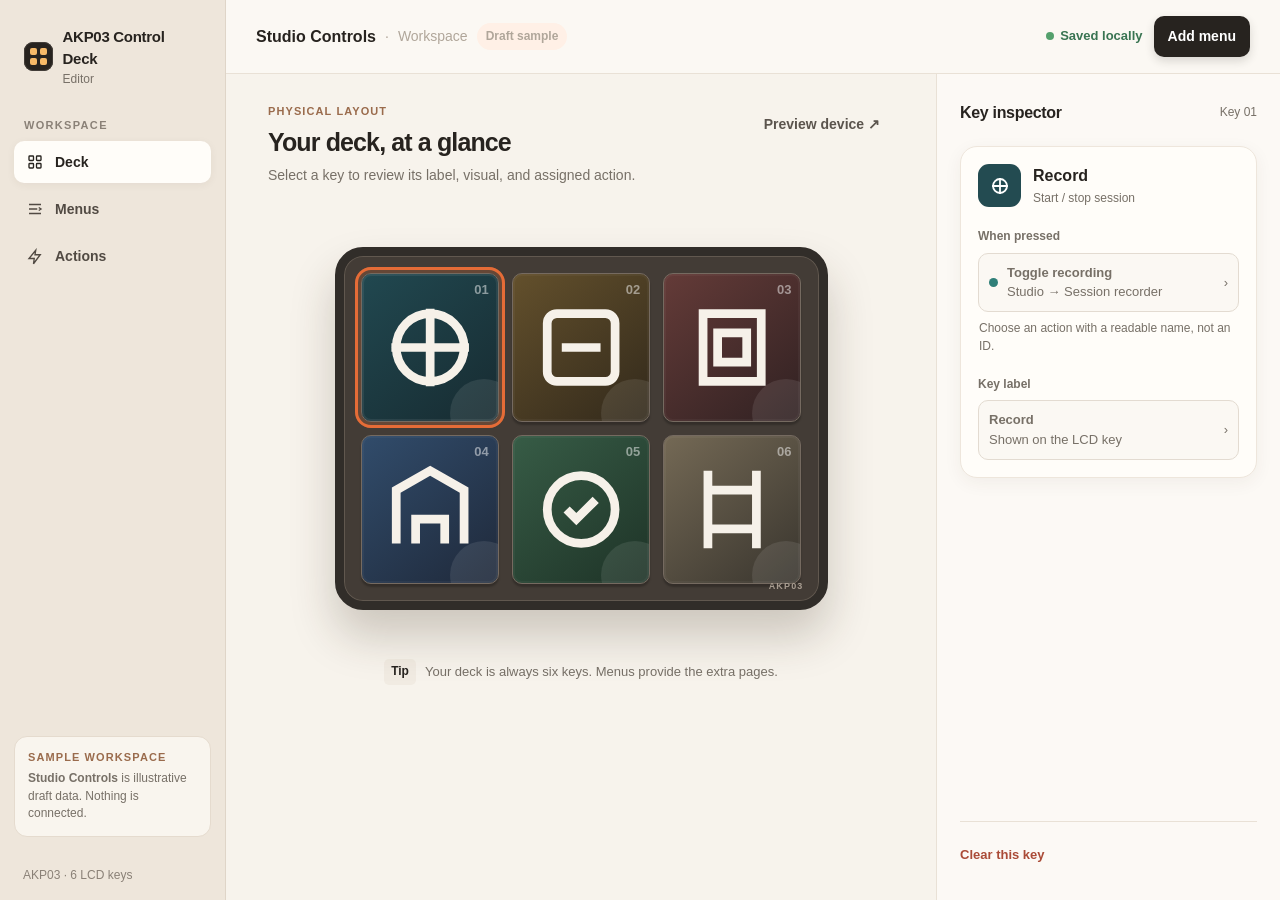
<file: design-prototype/index.html>
<!doctype html>
<html lang="en">
<head>
  <meta charset="utf-8">
  <meta name="viewport" content="width=device-width, initial-scale=1">
  <title>AKP03 Control Deck — Workspace prototype</title>
  <style>
    :root {
      --paper:#f7f3ec; --surface:#fffdf9; --ink:#27231f; --muted:#777067; --line:#e9e1d6;
      --soft:#f1ebe2; --orange:#e56c37; --orange-dark:#bd4f23; --amber:#f2b45c; --teal:#2f7f78;
      --green:#397452; --blue:#3579a5; --shadow:0 16px 40px rgba(76,55,34,.10); --radius:17px;
    }
    *{box-sizing:border-box} body{margin:0;background:var(--paper);color:var(--ink);font-family:Inter,-apple-system,BlinkMacSystemFont,"Segoe UI",sans-serif;font-size:14px;line-height:1.45;min-width:1080px}
    button{font:inherit;color:inherit;cursor:pointer} button:focus-visible,[tabindex]:focus-visible{outline:3px solid rgba(229,108,55,.48);outline-offset:3px}.app{height:100vh;display:grid;grid-template-columns:226px 1fr;overflow:hidden}
    .rail{background:#eee6db;border-right:1px solid #dfd5c8;padding:26px 14px 16px;display:flex;flex-direction:column;gap:30px}.brand{display:flex;align-items:center;gap:10px;padding:0 10px}.mark{width:29px;height:29px;border-radius:9px;background:var(--ink);display:grid;grid-template-columns:repeat(2,7px);grid-template-rows:repeat(2,7px);gap:3px;place-content:center;box-shadow:inset 0 0 0 1px #423d38}.mark i{display:block;border-radius:2px;background:#f6b967}.brand strong{font-size:15px;letter-spacing:-.02em}.brand small{display:block;color:var(--muted);font-size:12px;margin-top:1px}.nav-label{font-size:11px;font-weight:800;text-transform:uppercase;letter-spacing:.12em;color:#8a8177;padding:0 10px;margin-bottom:7px}.nav{display:grid;gap:5px}.nav button{border:0;background:transparent;text-align:left;border-radius:10px;padding:11px 12px;display:flex;gap:11px;align-items:center;font-weight:650;color:#514a43}.nav button.active{background:var(--surface);color:var(--ink);box-shadow:0 2px 8px rgba(61,44,26,.06)}.nav svg{width:18px;height:18px;stroke:currentColor;stroke-width:1.8;fill:none}.sample{margin-top:auto;background:rgba(255,253,249,.66);border:1px solid #e5dbce;border-radius:13px;padding:13px}.sample .eyebrow,.eyebrow{font-size:11px;text-transform:uppercase;font-weight:800;letter-spacing:.1em;color:#9a6b4c}.sample p{font-size:12px;color:var(--muted);margin:5px 0 0}.rail-footer{font-size:12px;color:#8a8177;padding:0 9px}
    .shell{min-width:0;display:flex;flex-direction:column}.topbar{height:74px;padding:0 30px;border-bottom:1px solid var(--line);display:flex;align-items:center;justify-content:space-between;background:rgba(255,253,249,.55)}.crumb{display:flex;align-items:center;gap:9px}.crumb strong{font-size:16px}.crumb span{color:#b0a69a}.draft{color:var(--orange-dark);background:#fff0e6;border-radius:999px;padding:5px 9px;font-size:12px;font-weight:750}.top-actions{display:flex;gap:11px;align-items:center}.status{color:var(--green);font-size:13px;font-weight:650;display:flex;align-items:center;gap:6px}.status i{display:block;width:8px;height:8px;background:#54a06c;border-radius:50%}.primary,.quiet{border:0;border-radius:10px;padding:10px 14px;font-weight:750;min-height:40px}.primary{background:var(--ink);color:#fff;box-shadow:0 4px 10px rgba(40,35,30,.16)}.primary:hover{background:#4c433c}.quiet{background:transparent;color:#5b544d}.quiet:hover{background:var(--soft)}
    main{height:calc(100vh - 74px);min-height:606px;min-height:0}.view{display:none;height:100%}.view.active{display:block}.workspace{display:grid;grid-template-columns:minmax(485px,1fr) 344px;height:100%}.stage{padding:30px 42px 25px;position:relative}.intro{display:flex;justify-content:space-between;align-items:flex-start}.intro h1{font-size:25px;letter-spacing:-.035em;margin:4px 0 5px}.intro p{color:var(--muted);margin:0;font-size:14px}.device-wrap{height:474px;display:flex;align-items:center;justify-content:center;padding-top:13px}.device{width:493px;height:363px;border:9px solid #312d29;border-radius:28px;background:#433c36;padding:17px;box-shadow:0 26px 45px rgba(55,39,23,.22),inset 0 0 0 1px #61584f;position:relative}.device:after{content:"AKP03";position:absolute;right:15px;bottom:8px;font-size:9px;letter-spacing:.13em;color:#a89d91;font-weight:700}.keys{height:100%;display:grid;grid-template-columns:repeat(3,1fr);grid-template-rows:repeat(2,1fr);gap:13px}.key{position:relative;border:1px solid #756a60;background:#1e2523;border-radius:10px;padding:10px;text-align:left;color:#f6f1e9;overflow:hidden;box-shadow:inset 0 0 0 2px rgba(255,255,255,.035),0 3px 2px rgba(0,0,0,.24);transition:transform .16s,box-shadow .16s}.key:hover{transform:translateY(-2px)}.key.selected{outline:3px solid var(--orange);outline-offset:3px;box-shadow:0 0 0 6px rgba(229,108,55,.22),inset 0 0 0 2px rgba(255,255,255,.07)}.key .keynum{position:absolute;right:9px;top:7px;font-size:11px;color:rgba(255,255,255,.49);font-weight:700}.key-icon{width:24px;height:24px;margin-bottom:9px}.key-icon svg{width:100%;height:100%;stroke:currentColor;stroke-width:1.8;fill:none}.key-title{font-size:14px;font-weight:780;line-height:1.1}.key-meta{font-size:13px;color:#c8cec7;margin-top:4px;line-height:1.15}.key.cyan{background:linear-gradient(140deg,#214850,#172b31)}.key.gold{background:linear-gradient(140deg,#63502c,#32291b)}.key.red{background:linear-gradient(140deg,#643b38,#302122)}.key.blue{background:linear-gradient(140deg,#314c6b,#1f293a)}.key.green{background:linear-gradient(140deg,#375c46,#1e3327)}.key.cream{background:linear-gradient(140deg,#746955,#39352e)}.key .accent{position:absolute;width:68px;height:68px;border-radius:50%;right:-20px;bottom:-26px;background:rgba(255,255,255,.09)}.hint{display:flex;align-items:center;gap:9px;justify-content:center;color:var(--muted);font-size:13px}.hint b{color:var(--ink);background:var(--soft);padding:4px 7px;border-radius:5px;font-size:12px}
    .inspector{border-left:1px solid var(--line);background:rgba(255,253,249,.7);padding:27px 23px;display:flex;flex-direction:column}.panel-title{display:flex;justify-content:space-between;align-items:center;margin-bottom:22px}.panel-title h2{margin:0;font-size:16px;letter-spacing:-.02em}.panel-title span{font-size:12px;color:var(--muted)}.selected-key{background:var(--surface);border-radius:var(--radius);padding:17px;box-shadow:0 5px 18px rgba(67,49,28,.06);border:1px solid #eee6dc}.selected-head{display:flex;align-items:center;gap:12px}.preview-icon{background:#234b51;color:#fff;width:43px;height:43px;border-radius:11px;display:grid;place-items:center}.preview-icon svg{width:24px;height:24px;stroke:currentColor;fill:none;stroke-width:1.8}.selected-head b{font-size:16px}.selected-head small{display:block;color:var(--muted);font-size:12px;margin-top:2px}.setting{margin-top:21px}.setting label{display:block;font-size:12px;color:var(--muted);font-weight:700;margin-bottom:7px}.action-box{width:100%;border:1px solid #e3dbd1;border-radius:10px;background:#fbf8f3;min-height:50px;padding:9px 10px;display:flex;align-items:center;gap:9px;text-align:left}.action-box:hover{border-color:#c9a486}.action-dot{width:9px;height:9px;border-radius:50%;background:var(--teal);flex:none}.action-box b{font-size:13px;display:block}.action-box span:not(.action-dot){font-size:11px;color:var(--muted);display:block;margin-top:1px}.chevron{margin-left:auto;color:#9b9186;font-size:18px}.helper{font-size:12px;color:var(--muted);margin:8px 1px}.bottom-inspector{margin-top:auto;padding-top:16px;border-top:1px solid var(--line)}.delete{color:#aa4b37;font-size:13px;font-weight:700;border:0;background:transparent;padding:8px 0}
    .menus{height:100%;display:grid;grid-template-columns:272px minmax(430px,1fr) 316px}.tree{border-right:1px solid var(--line);background:rgba(255,253,249,.63);padding:27px 17px}.tree h1{font-size:18px;margin:0 10px 3px;letter-spacing:-.025em}.tree p{font-size:12px;color:var(--muted);margin:0 10px 20px}.tree-list{display:grid;gap:5px}.tree-item{border:0;background:transparent;border-radius:10px;padding:11px 10px;display:flex;width:100%;align-items:center;gap:9px;text-align:left;color:#4c4640;font-weight:680}.tree-item:hover{background:var(--soft)}.tree-item.active{background:#fff2e8;color:var(--orange-dark)}.tree-item .tree-icon{width:21px;height:21px;border-radius:6px;background:#d4e5e0;color:#286f69;display:grid;place-items:center;font-size:12px}.tree-item.active .tree-icon{background:#f8c7a8;color:#9d431f}.tree-item small{display:block;font-weight:500;color:var(--muted);font-size:11px;margin-top:1px}.tree-child{margin-left:25px;border-left:1px solid #dcd2c5;padding-left:7px}.submark{color:#a7998b;font-size:15px}.new-menu{margin:18px 8px 0;width:calc(100% - 16px);border:1px dashed #cdbfac;background:transparent;border-radius:10px;color:#806f5d;padding:10px;font-weight:700}.canvas{padding:27px 31px}.canvas-head{display:flex;align-items:flex-start;justify-content:space-between}.canvas h1{font-size:23px;letter-spacing:-.035em;margin:3px 0 3px}.canvas p{margin:0;color:var(--muted);font-size:13px}.page-tabs{display:flex;gap:6px;margin:27px 0 16px}.page-tab{border:0;background:var(--soft);padding:8px 12px;border-radius:8px;font-weight:700;color:#6b635a}.page-tab.active{color:#fff;background:var(--ink)}.page-canvas{background:#fffdf9;border:1px solid #e9e1d7;border-radius:21px;padding:20px;box-shadow:var(--shadow)}.page-header{display:flex;justify-content:space-between;align-items:center;margin-bottom:15px}.page-header b{font-size:14px}.page-header span{font-size:12px;color:var(--muted)}.page-grid{display:grid;grid-template-columns:repeat(3,1fr);gap:13px}.page-tile{height:160px;border:1px solid #e5dbcf;border-radius:13px;background:#faf7f1;padding:14px;text-align:left;position:relative;transition:transform .15s,border-color .15s,background .15s}.page-tile:hover{transform:translateY(-2px);border-color:#c8a789}.page-tile.active{background:#fff0e7;border:2px solid var(--orange);padding:13px}.page-tile.reserved{background:#f1eee8;border-style:dashed;color:#777066}.tile-tag{font-size:10px;font-weight:800;text-transform:uppercase;letter-spacing:.09em;color:#a09284}.tile-icon{font-size:21px;margin:13px 0 6px}.tile-name{font-weight:780;font-size:14px}.tile-action{font-size:11px;color:var(--muted);margin-top:2px}.reserved .tile-name{margin-top:23px}.reserved .tile-action{color:#8b8279}.canvas-note{display:flex;align-items:center;gap:8px;color:#776e65;font-size:12px;margin:15px 3px}.canvas-note i{width:8px;height:8px;border-radius:50%;background:var(--orange);display:inline-block}.menu-inspector{border-left:1px solid var(--line);padding:27px 20px;background:rgba(255,253,249,.7)}.menu-inspector h2{font-size:16px;margin:0 0 4px}.menu-inspector>p{font-size:12px;color:var(--muted);margin:0 0 21px}.picker{background:var(--surface);border:1px solid #eee4d9;border-radius:15px;padding:14px;box-shadow:0 5px 17px rgba(67,49,28,.05)}.picker-label{display:flex;justify-content:space-between;align-items:center;margin-bottom:11px}.picker-label b{font-size:13px}.picker-label span{font-size:11px;color:var(--orange-dark);font-weight:750}.choice{width:100%;border:0;background:transparent;border-radius:9px;padding:10px;text-align:left;display:flex;gap:10px;align-items:center}.choice:hover,.choice.selected{background:#f7eee5}.choice .mini{width:27px;height:27px;background:#e5f0ed;border-radius:7px;display:grid;place-items:center;color:#286f69}.choice b{display:block;font-size:13px}.choice small{font-size:11px;color:var(--muted);display:block}.tips{margin-top:18px;background:#fff4e9;border-radius:12px;padding:13px;font-size:12px;color:#725846}.tips b{display:block;font-size:12px;margin-bottom:3px}.empty-view{padding:70px;display:grid;place-items:center;text-align:center}.empty-icon{width:64px;height:64px;border-radius:18px;background:#efe7dc;display:grid;place-items:center;font-size:30px;margin:auto}.empty-view h1{font-size:25px;letter-spacing:-.03em;margin:20px 0 7px}.empty-view p{color:var(--muted);max-width:380px;margin:0 auto 20px}
    /* The views intentionally use different layouts; only the selected view participates in the viewport. */
    /* Keep actionable labels legible at desktop distance. */
    .key .keynum,.key .key-meta,.action-box span:not(.action-dot),.tree-item small,.page-header span,.page-tile .tile-tag,.page-tile .tile-action,.choice small{font-size:13px}
    #deck-view.active{display:grid} #menus-view.active{display:grid} #deck-view:not(.active),#menus-view:not(.active){display:none}
    @media (max-width:1150px){.workspace{grid-template-columns:minmax(485px,1fr) 310px}.stage{padding-left:28px;padding-right:28px}.device{transform:scale(.9)}.device-wrap{margin:-12px}.menus{grid-template-columns:245px minmax(410px,1fr) 290px}}
  </style>
</head>
<body>
  <div class="app">
    <aside class="rail" aria-label="Primary navigation">
      <div class="brand"><span class="mark" aria-hidden="true"><i></i><i></i><i></i><i></i></span><div><strong>AKP03 Control Deck</strong><small>Editor</small></div></div>
      <div><div class="nav-label">Workspace</div><nav class="nav"><button class="nav-btn active" data-view="deck" aria-current="page"><svg viewBox="0 0 24 24"><rect x="4" y="4" width="6" height="6" rx="1"/><rect x="14" y="4" width="6" height="6" rx="1"/><rect x="4" y="14" width="6" height="6" rx="1"/><rect x="14" y="14" width="6" height="6" rx="1"/></svg>Deck</button><button class="nav-btn" data-view="menus"><svg viewBox="0 0 24 24"><path d="M4 6h16M4 12h11M4 18h16"/><path d="m17 10 3 2-3 2"/></svg>Menus</button><button class="nav-btn" data-view="actions"><svg viewBox="0 0 24 24"><path d="M13 3 4 14h7l-1 7 9-12h-7z"/></svg>Actions</button></nav></div>
      <div class="sample"><div class="eyebrow">Sample workspace</div><p><b>Studio Controls</b> is illustrative draft data. Nothing is connected.</p></div><div class="rail-footer">AKP03 · 6 LCD keys</div>
    </aside>
    <section class="shell">
      <header class="topbar"><div class="crumb"><strong id="crumb">Studio Controls</strong><span>·</span><span>Workspace</span><span class="draft">Draft sample</span></div><div class="top-actions"><span class="status"><i></i>Saved locally</span><button class="primary" id="addButton">Add menu</button></div></header>
      <main>
        <section class="view workspace active" id="deck-view" aria-labelledby="deck-heading">
          <div class="stage"><div class="intro"><div><div class="eyebrow">Physical layout</div><h1 id="deck-heading">Your deck, at a glance</h1><p>Select a key to review its label, visual, and assigned action.</p></div><button class="quiet" id="previewButton">Preview device ↗</button></div>
            <div class="device-wrap"><div class="device" aria-label="Six-key AKP03 deck">
              <div class="keys">
                <button class="key cyan selected" data-key="1" aria-pressed="true"><span class="keynum">01</span><span class="key-icon"><svg viewBox="0 0 24 24"><path d="M4 12h16M12 4v16"/><circle cx="12" cy="12" r="7"/></svg></span><span class="key-title">Record</span><span class="key-meta">Start / stop session</span><i class="accent"></i></button>
                <button class="key gold" data-key="2" aria-pressed="false"><span class="keynum">02</span><span class="key-icon"><svg viewBox="0 0 24 24"><rect x="5" y="5" width="14" height="14" rx="2"/><path d="M8 12h8"/></svg></span><span class="key-title">Marker</span><span class="key-meta">Add time marker</span><i class="accent"></i></button>
                <button class="key red" data-key="3" aria-pressed="false"><span class="keynum">03</span><span class="key-icon"><svg viewBox="0 0 24 24"><path d="M6 5h12v14H6z"/><path d="M9 9h6v6H9z"/></svg></span><span class="key-title">Mute</span><span class="key-meta">Toggle studio mic</span><i class="accent"></i></button>
                <button class="key blue" data-key="4" aria-pressed="false"><span class="keynum">04</span><span class="key-icon"><svg viewBox="0 0 24 24"><path d="M5 19V8l7-4 7 4v11"/><path d="M9 19v-5h6v5"/></svg></span><span class="key-title">Scenes</span><span class="key-meta">Open menu</span><i class="accent"></i></button>
                <button class="key green" data-key="5" aria-pressed="false"><span class="keynum">05</span><span class="key-icon"><svg viewBox="0 0 24 24"><circle cx="12" cy="12" r="7"/><path d="m9 12 2 2 4-4"/></svg></span><span class="key-title">Done</span><span class="key-meta">Complete take</span><i class="accent"></i></button>
                <button class="key cream" data-key="6" aria-pressed="false"><span class="keynum">06</span><span class="key-icon"><svg viewBox="0 0 24 24"><path d="M7 4v16M17 4v16M7 8h10M7 16h10"/></svg></span><span class="key-title">Utilities</span><span class="key-meta">Open menu</span><i class="accent"></i></button>
              </div></div></div><div class="hint"><b>Tip</b> Your deck is always six keys. Menus provide the extra pages.</div>
          </div>
          <aside class="inspector" aria-labelledby="inspect-heading"><div class="panel-title"><h2 id="inspect-heading">Key inspector</h2><span id="keyPosition">Key 01</span></div><div class="selected-key"><div class="selected-head"><span class="preview-icon" id="inspectIcon"><svg viewBox="0 0 24 24"><path d="M4 12h16M12 4v16"/><circle cx="12" cy="12" r="7"/></svg></span><div><b id="inspectTitle">Record</b><small id="inspectCaption">Start / stop session</small></div></div><div class="setting"><label>When pressed</label><button class="action-box" id="deckAction"><span class="action-dot"></span><span><b id="inspectAction">Toggle recording</b><span id="inspectDetail">Studio → Session recorder</span></span><span class="chevron">›</span></button><p class="helper">Choose an action with a readable name, not an ID.</p></div><div class="setting"><label>Key label</label><button class="action-box"><span><b id="inspectLabel">Record</b><span>Shown on the LCD key</span></span><span class="chevron">›</span></button></div></div><div class="bottom-inspector"><button class="delete">Clear this key</button></div></aside>
        </section>
        <section class="view menus" id="menus-view" aria-labelledby="menus-heading">
          <aside class="tree"><h1 id="menus-heading">Menu tree</h1><p>Build pages people can navigate at a glance.</p><div class="tree-list"><button class="tree-item active" data-page="Studio Home"><span class="tree-icon">⌂</span><span>Studio Home<small>Page 1 · active</small></span></button><div class="tree-child"><button class="tree-item" data-page="Scenes"><span class="submark">↳</span><span>Scenes<small>Submenu</small></span></button></div><button class="tree-item" data-page="Utilities"><span class="tree-icon">✦</span><span>Utilities<small>Page 1</small></span></button></div><button class="new-menu" id="newMenu">＋ New menu</button></aside>
          <section class="canvas"><div class="canvas-head"><div><div class="eyebrow">Page builder · Draft sample</div><h1 id="pageName">Studio Home</h1><p>Six positions on every page. Back and Home stay predictable.</p></div><button class="quiet" id="renamePage">Rename page</button></div><div class="page-tabs"><button class="page-tab active" data-tab="Page 1">Page 1</button><button class="page-tab" data-tab="Page 2">Page 2</button><button class="page-tab" id="newPage">＋ Page</button></div><div class="page-canvas"><div class="page-header"><b id="pageHeading">Studio Home · Page 1</b><span>6 LCD positions</span></div><div class="page-grid"><button class="page-tile active content-tile" data-action="Toggle recording"><span class="tile-tag">Key 01</span><div class="tile-icon">⏺</div><div class="tile-name">Record</div><div class="tile-action">Toggle recording</div></button><button class="page-tile content-tile" data-action="Add time marker"><span class="tile-tag">Key 02</span><div class="tile-icon">◆</div><div class="tile-name">Marker</div><div class="tile-action">Add time marker</div></button><button class="page-tile content-tile" data-action="Toggle studio mic"><span class="tile-tag">Key 03</span><div class="tile-icon">◼</div><div class="tile-name">Mute</div><div class="tile-action">Toggle studio mic</div></button><button class="page-tile content-tile" data-action="Open Scenes submenu"><span class="tile-tag">Key 04 · menu</span><div class="tile-icon">⌂</div><div class="tile-name">Scenes</div><div class="tile-action">Open Scenes submenu</div></button><button class="page-tile reserved"><span class="tile-tag">Reserved navigation</span><div class="tile-name">← Back</div><div class="tile-action">Returns one level</div></button><button class="page-tile reserved"><span class="tile-tag">Reserved navigation</span><div class="tile-name">⌂ Home</div><div class="tile-action">Returns to Studio Home</div></button></div></div><div class="canvas-note"><i></i>Click any content tile to choose what it does. Reserved navigation keys remain clear.</div></section>
          <aside class="menu-inspector" aria-label="Page action picker"><h2>Selected content</h2><p id="selectedTile">Record · Key 01</p><div class="picker"><div class="picker-label"><b>Choose an action</b><span>Inline picker</span></div><button class="choice selected"><span class="mini">⏺</span><span><b id="pickerChoice">Toggle recording</b><small>Studio → Session recorder</small></span></button><button class="choice"><span class="mini">↗</span><span><b>Open a submenu</b><small>Navigate to Scenes</small></span></button><button class="choice"><span class="mini">⌘</span><span><b>Run a shortcut</b><small>Send a named key command</small></span></button></div><div class="tips"><b>Clear language wins.</b>People should see “Open Scenes”, not a configuration path or opaque identifier.</div></aside>
        </section>
        <section class="view empty-view" id="actions-view" aria-labelledby="actions-heading"><div><div class="empty-icon">✦</div><h1 id="actions-heading">Actions are reusable building blocks</h1><p>This sample keeps the focus on assigning understandable actions from a page or physical key—not editing raw configuration.</p><button class="primary" id="createAction">Create a sample action</button></div></section>
      </main>
    </section>
  </div>
  <script>
    const keyData={
      1:{title:'Record',caption:'Start / stop session',action:'Toggle recording',detail:'Studio → Session recorder',class:'cyan'},
      2:{title:'Marker',caption:'Add time marker',action:'Add time marker',detail:'Studio → Session recorder',class:'gold'},
      3:{title:'Mute',caption:'Toggle studio mic',action:'Toggle studio mic',detail:'Studio → Audio input',class:'red'},
      4:{title:'Scenes',caption:'Open menu',action:'Open Scenes submenu',detail:'Menu → Scenes',class:'blue'},
      5:{title:'Done',caption:'Complete take',action:'Complete take',detail:'Studio → Session recorder',class:'green'},
      6:{title:'Utilities',caption:'Open menu',action:'Open Utilities menu',detail:'Menu → Utilities',class:'cream'}
    };
    const icon='<svg viewBox="0 0 24 24"><circle cx="12" cy="12" r="7"/><path d="M12 8v4l3 2"/></svg>';
    document.querySelectorAll('.nav-btn').forEach(btn=>btn.addEventListener('click',()=>{document.querySelectorAll('.nav-btn').forEach(x=>{x.classList.remove('active');x.removeAttribute('aria-current')});btn.classList.add('active');btn.setAttribute('aria-current','page');document.querySelectorAll('.view').forEach(x=>x.classList.remove('active'));document.getElementById(btn.dataset.view+'-view').classList.add('active');document.getElementById('crumb').textContent=btn.textContent.trim()==='Deck'?'Studio Controls':btn.textContent.trim()}));
    document.querySelectorAll('.key').forEach(key=>key.addEventListener('click',()=>{const d=keyData[key.dataset.key];document.querySelectorAll('.key').forEach(x=>{x.classList.remove('selected');x.setAttribute('aria-pressed','false')});key.classList.add('selected');key.setAttribute('aria-pressed','true');document.getElementById('keyPosition').textContent='Key '+String(key.dataset.key).padStart(2,'0');document.getElementById('inspectTitle').textContent=d.title;document.getElementById('inspectCaption').textContent=d.caption;document.getElementById('inspectAction').textContent=d.action;document.getElementById('inspectDetail').textContent=d.detail;document.getElementById('inspectLabel').textContent=d.title;document.getElementById('inspectIcon').className='preview-icon '+d.class;document.getElementById('inspectIcon').innerHTML=icon}));
    document.querySelectorAll('.tree-item').forEach(item=>item.addEventListener('click',()=>{document.querySelectorAll('.tree-item').forEach(x=>x.classList.remove('active'));item.classList.add('active');document.getElementById('pageName').textContent=item.dataset.page;document.getElementById('pageHeading').textContent=item.dataset.page+' · Page 1'}));
    document.querySelectorAll('.page-tab[data-tab]').forEach(tab=>tab.addEventListener('click',()=>{document.querySelectorAll('.page-tab[data-tab]').forEach(x=>x.classList.remove('active'));tab.classList.add('active');document.getElementById('pageHeading').textContent=document.getElementById('pageName').textContent+' · '+tab.dataset.tab}));
    document.querySelectorAll('.content-tile').forEach(tile=>tile.addEventListener('click',()=>{document.querySelectorAll('.content-tile').forEach(x=>x.classList.remove('active'));tile.classList.add('active');document.getElementById('selectedTile').textContent=tile.querySelector('.tile-name').textContent+' · '+tile.querySelector('.tile-tag').textContent.replace(' · menu','');document.getElementById('pickerChoice').textContent=tile.dataset.action}));
    document.getElementById('newPage').addEventListener('click',()=>{document.getElementById('newPage').textContent='Page added ✓';setTimeout(()=>document.getElementById('newPage').textContent='＋ Page',1200)});
    document.getElementById('newMenu').addEventListener('click',()=>{document.getElementById('newMenu').textContent='Menu added to draft ✓';setTimeout(()=>document.getElementById('newMenu').textContent='＋ New menu',1200)});
    document.getElementById('addButton').addEventListener('click',()=>{document.querySelector('[data-view="menus"]').click();document.getElementById('newMenu').focus()});
    document.getElementById('createAction').addEventListener('click',e=>{e.target.textContent='Sample action created ✓';setTimeout(()=>e.target.textContent='Create a sample action',1400)});
    document.getElementById('previewButton').addEventListener('click',e=>{e.target.textContent='Preview ready ✓';setTimeout(()=>e.target.textContent='Preview device ↗',1200)});
    document.getElementById('deckAction').addEventListener('click',()=>document.querySelector('[data-view="actions"]').click());
  </script>
</body>
</html>
</file>
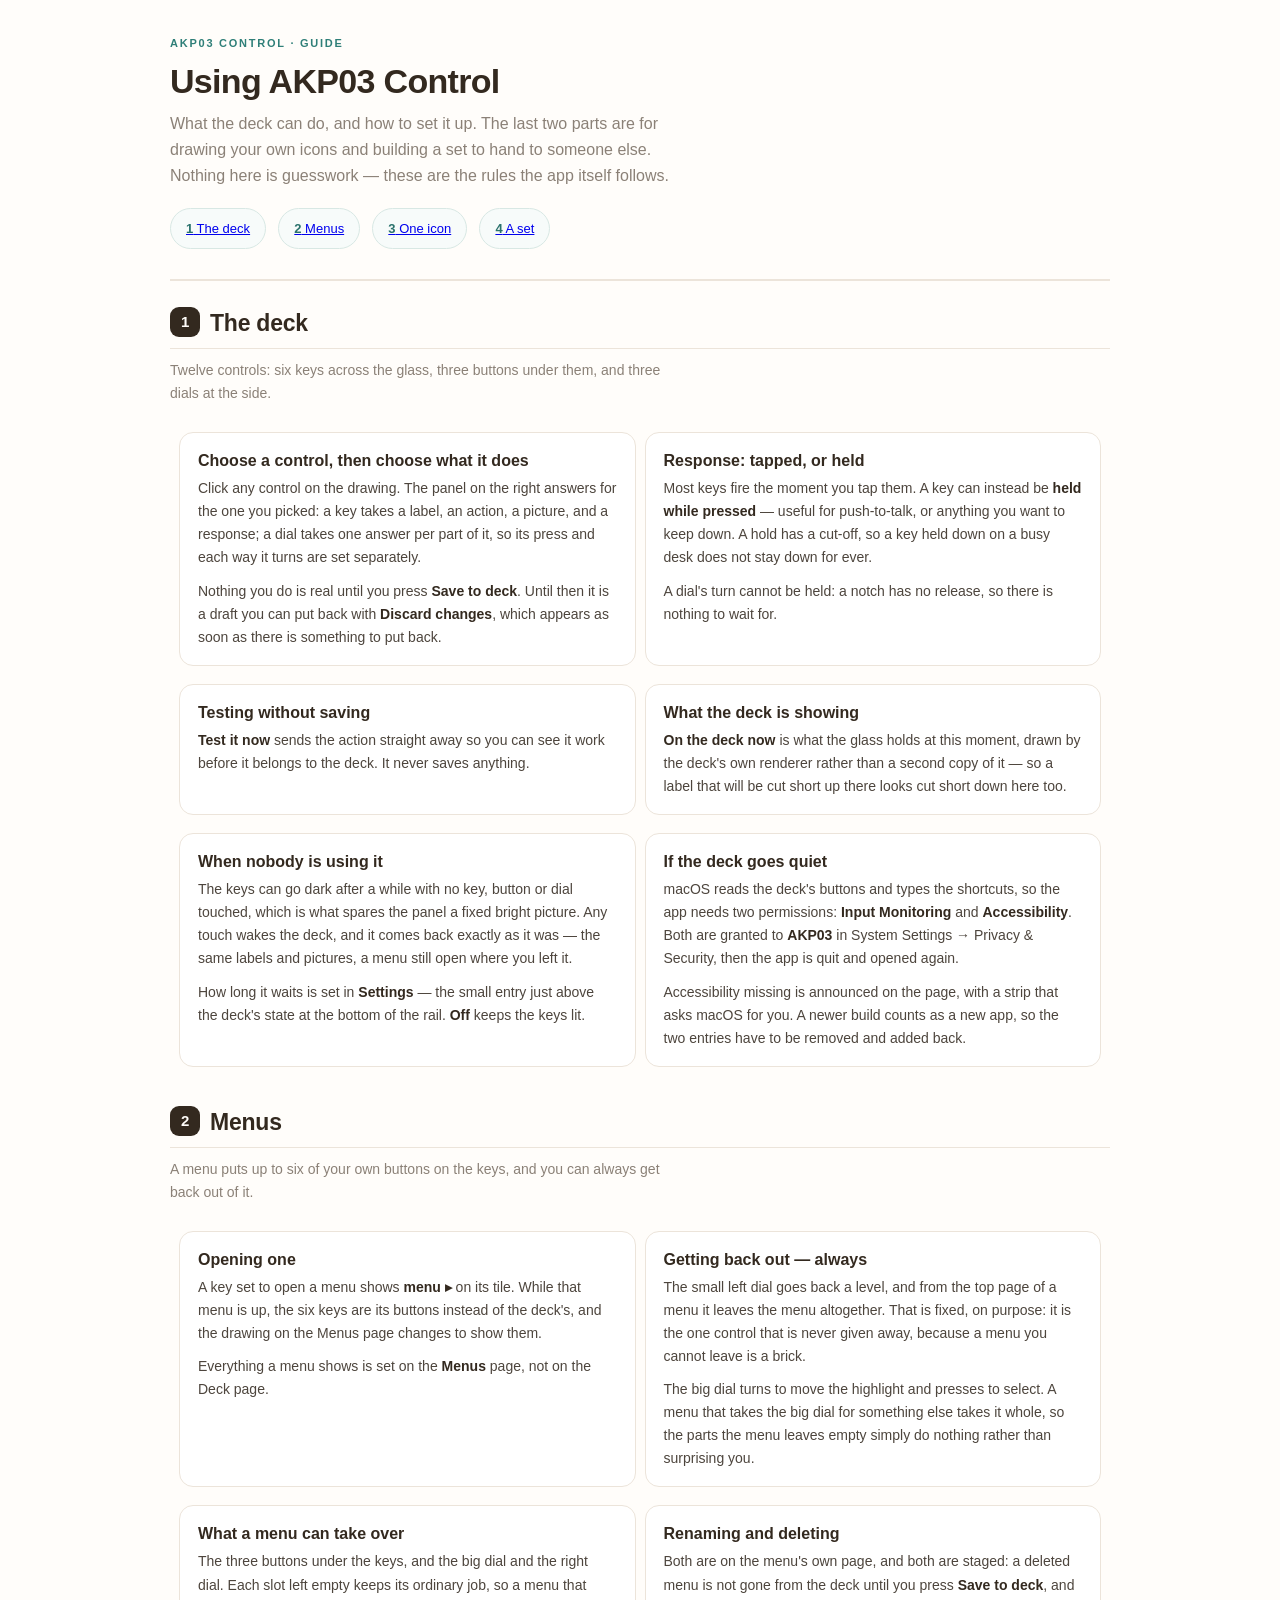
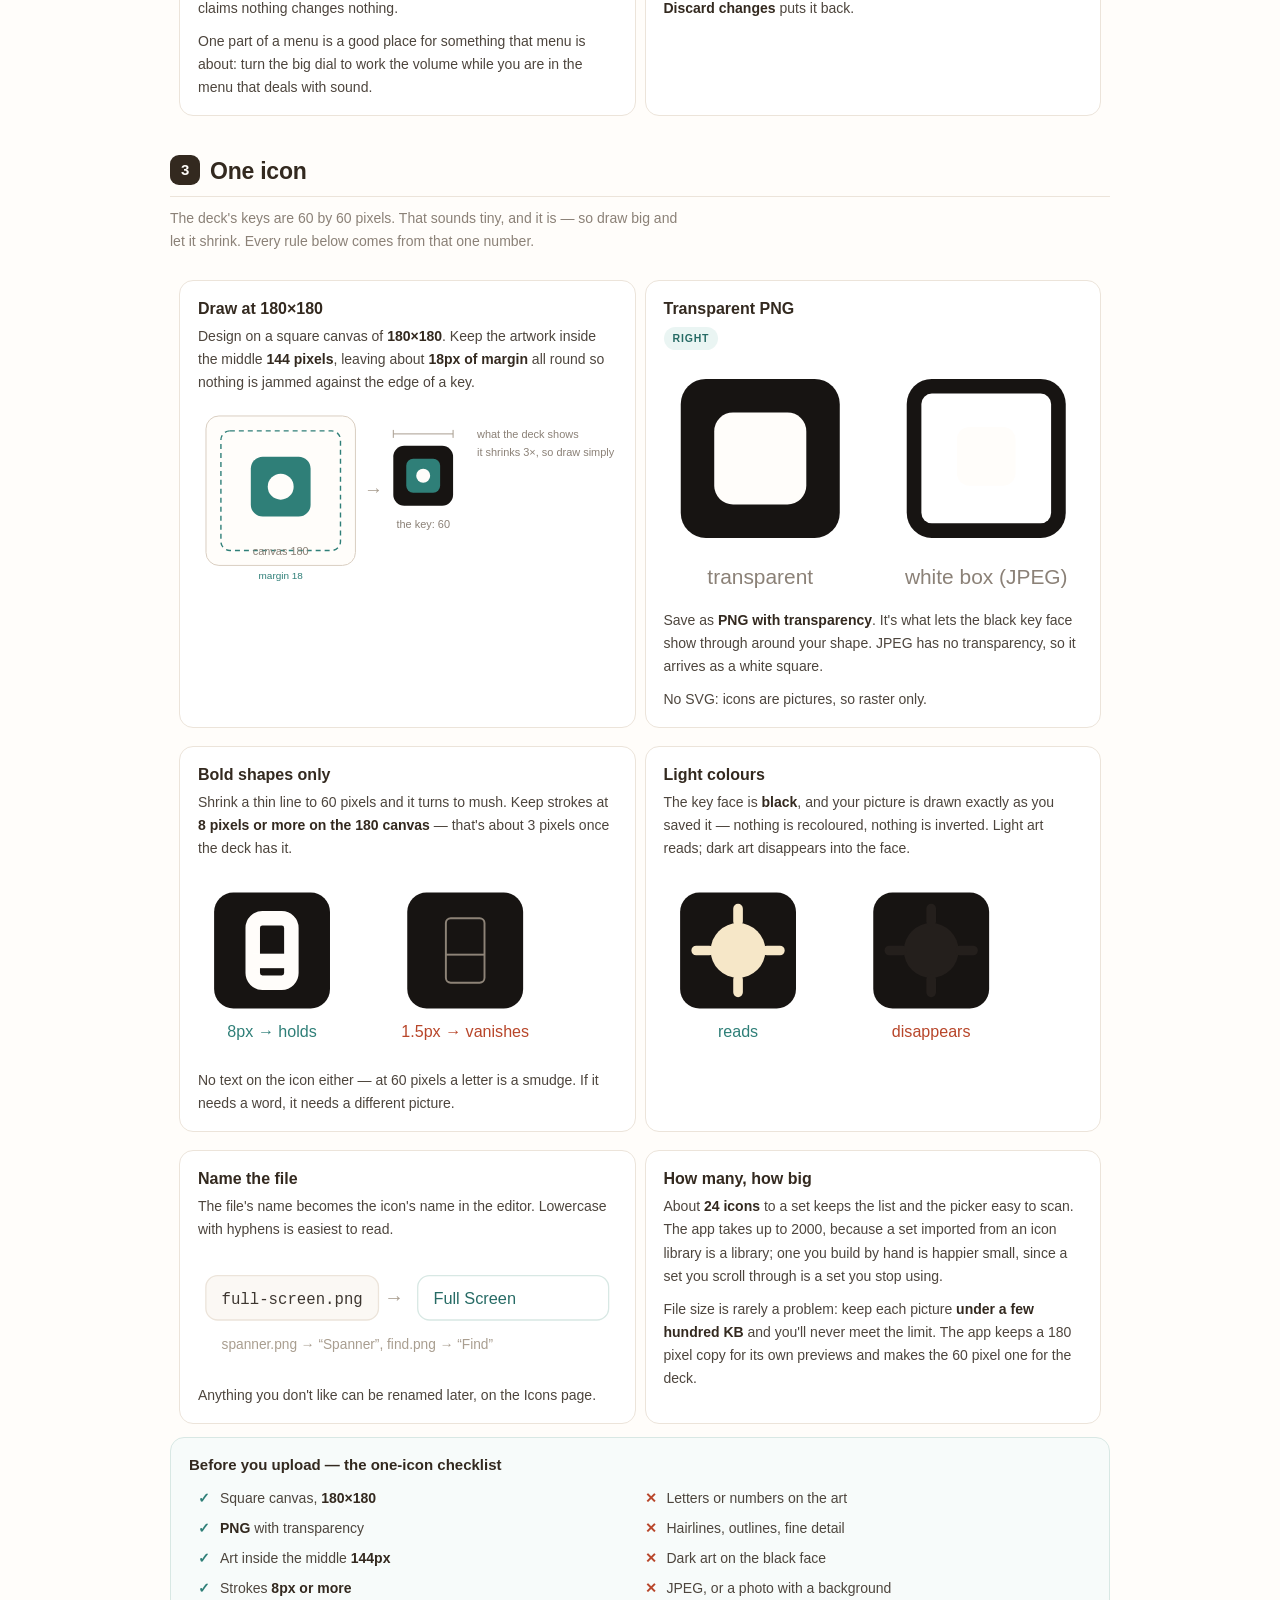
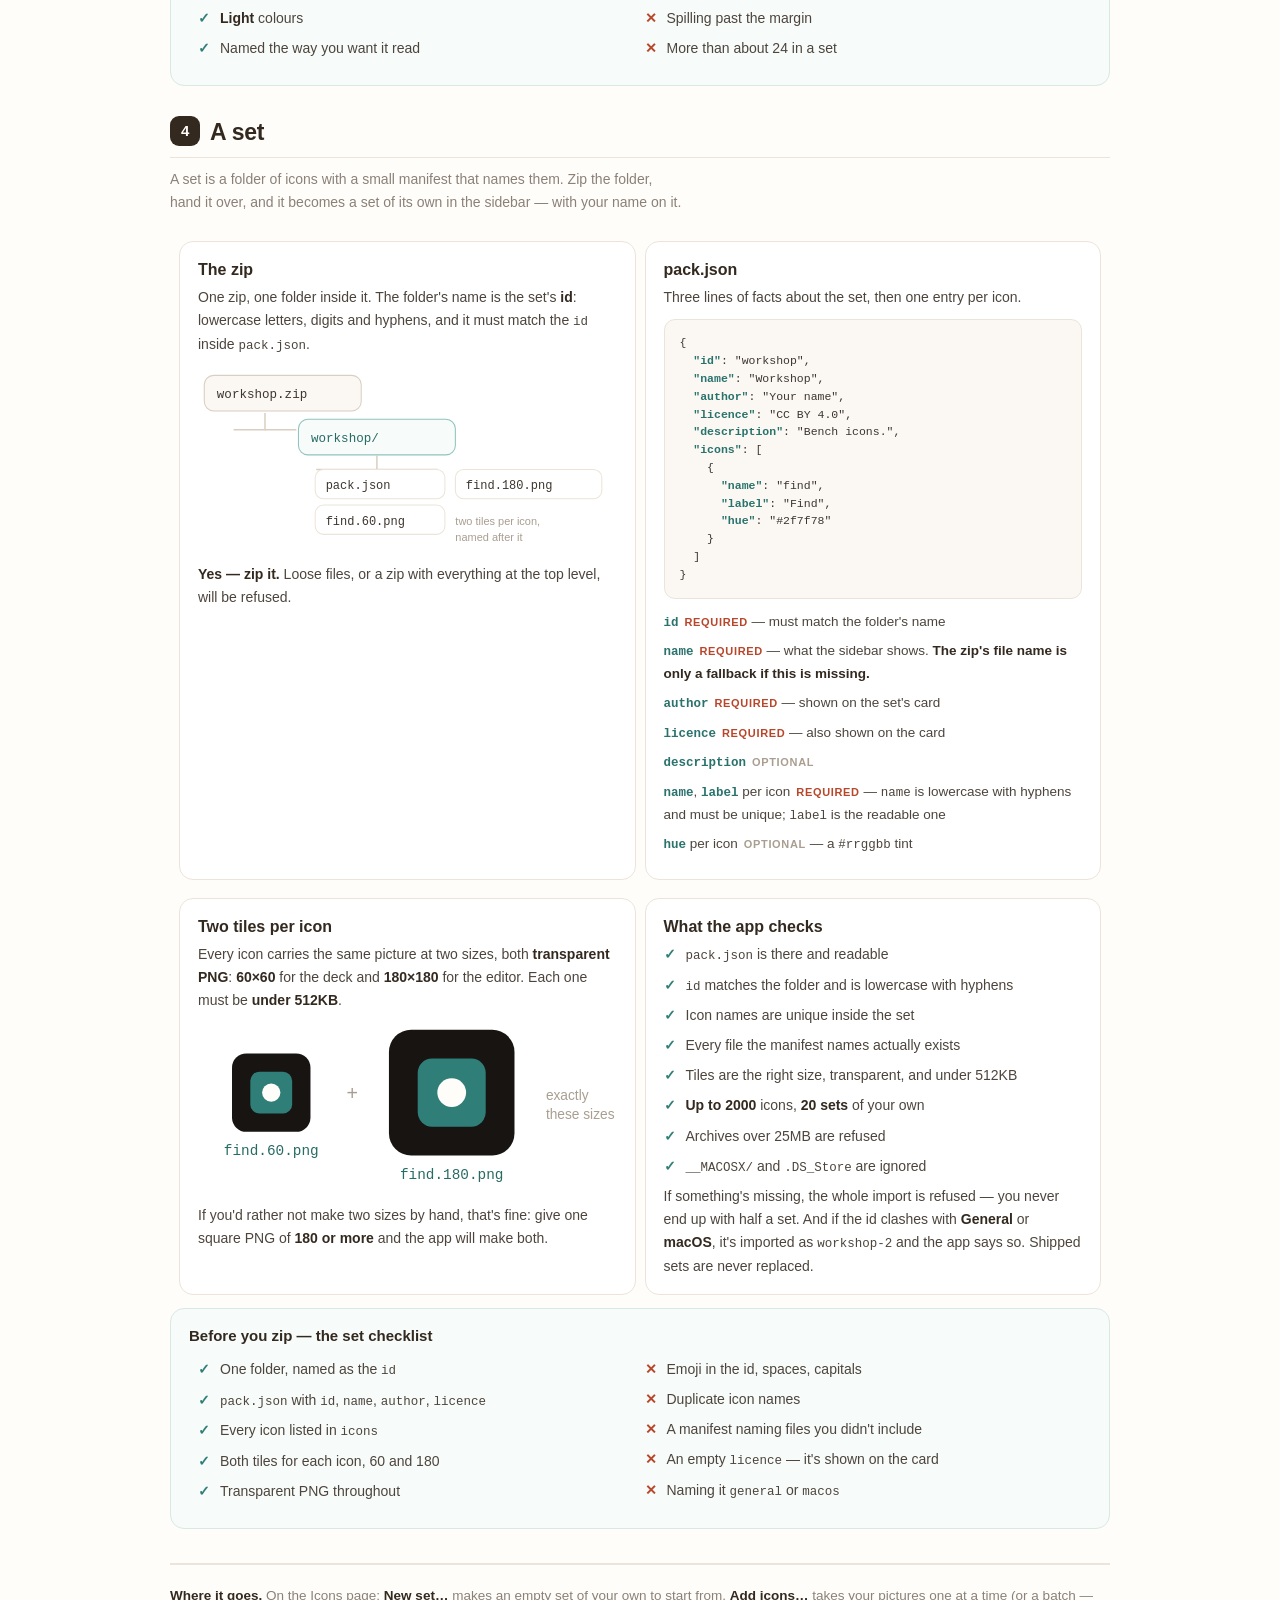
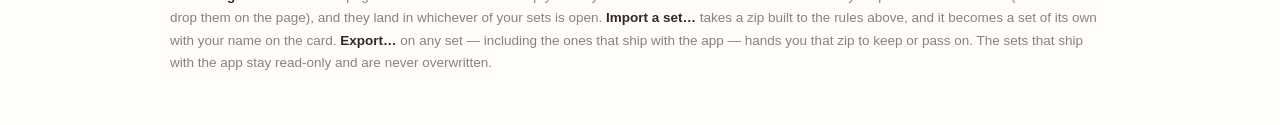
<file: akp03/webui_assets/guide.html>
<!doctype html>
<html lang="en">
<head>
<meta charset="utf-8">
<title>Using AKP03 Control</title>
<style>
  @page { size: A4; margin: 16mm 14mm; }

  :root {
    --ink: #33291f;
    --body: #4d453d;
    --muted: #8b8177;
    --faint: #a99e90;
    --line: #ece4da;
    --line-strong: #d9cec1;
    --page: #fffdfa;
    --card: #ffffff;
    --tint: #f7fbfa;
    --tint-warm: #fdf6f3;
    --teal: #2f7f78;
    --teal-dark: #2a726c;
    --warm: #b8462a;
    --key: #171412;
  }

  * { box-sizing: border-box; }

  html { -webkit-text-size-adjust: 100%; }

  body {
    margin: 0;
    padding: 34px 30px 46px;
    background: var(--page);
    color: var(--body);
    font: 15px/1.65 -apple-system, BlinkMacSystemFont, "Segoe UI", Inter, Helvetica, Arial, sans-serif;
    max-width: 1000px;
    margin-left: auto;
    margin-right: auto;
  }

  h1, h2, h3 { color: var(--ink); margin: 0; line-height: 1.25; }
  p { margin: 0 0 12px; }
  b, strong { color: var(--ink); }
  code, .mono {
    font-family: "SF Mono", ui-monospace, Menlo, Consolas, monospace;
    font-size: 12.5px;
  }

  /* ── cover ─────────────────────────────────────────────────────────── */
  .cover { border-bottom: 2px solid var(--line); padding-bottom: 22px; margin-bottom: 26px; }
  .eyebrow {
    margin: 0 0 8px; font-size: 11px; font-weight: 700; letter-spacing: .16em;
    text-transform: uppercase; color: var(--teal);
  }
  .cover h1 { font-size: 34px; letter-spacing: -.02em; margin-bottom: 8px; }
  .lede { font-size: 16px; color: var(--muted); max-width: 60ch; margin-bottom: 18px; }

  .ruleofthumb { margin: 0; padding: 0; list-style: none; }
  .ruleofthumb li {
    display: inline-block; margin: 0 8px 8px 0; padding: 9px 15px;
    background: var(--tint); border: 1px solid #d8e8e4; border-radius: 999px;
    font-size: 13px; color: var(--teal-dark);
  }
  .ruleofthumb b { color: var(--teal-dark); }

  /* ── sections ──────────────────────────────────────────────────────── */
  section { margin-bottom: 30px; }
  .part {
    margin: 0 0 16px; font-size: 23px; letter-spacing: -.01em;
    padding-bottom: 10px; border-bottom: 1px solid var(--line);
  }
  .part .num {
    display: inline-block; width: 30px; height: 30px; margin-right: 10px;
    background: var(--ink); color: var(--page); border-radius: 9px;
    font-size: 15px; line-height: 30px; text-align: center; vertical-align: 4px;
  }
  .section-note { color: var(--muted); font-size: 14px; margin: -6px 0 18px; max-width: 66ch; }

  /* A table, not inline-blocks: WeasyPrint puts one inline-block per page, which
     scattered the cards down eight sparse pages.  Cells share a row properly. */
  .row { display: table; width: 100%; border-spacing: 9px 9px; }
  .card {
    display: table-cell; vertical-align: top; width: 50%;
    background: var(--card); border: 1px solid var(--line); border-radius: 14px;
    padding: 18px 18px 16px;
  }
  .card h3 { font-size: 16px; margin-bottom: 6px; }
  .card p { font-size: 14px; margin-bottom: 10px; }
  .card p:last-child { margin-bottom: 0; }
  .card .art { margin: 0 0 12px; }
  .card .art svg { display: block; width: 100%; height: auto; }

  .tag {
    display: inline-block; margin: 0 0 8px; padding: 3px 9px; border-radius: 999px;
    font-size: 10.5px; font-weight: 700; letter-spacing: .08em; text-transform: uppercase;
  }
  .tag.good { background: #eaf5f3; color: #276b65; }
  .tag.bad { background: #fbeae4; color: #9c3c22; }

  ul.ticks { margin: 0; padding-left: 0; list-style: none; }
  ul.ticks li { position: relative; padding-left: 22px; margin-bottom: 7px; font-size: 14px; }
  ul.ticks li:before { position: absolute; left: 0; top: 0; font-weight: 700; }
  ul.tick li:before { content: "✓"; color: var(--teal); }
  ul.cross li:before { content: "✕"; color: var(--warm); }

  .checklist {
    background: var(--tint); border: 1px solid #d8e8e4; border-radius: 14px;
    padding: 18px; margin-top: 4px;
  }
  .checklist h3 { font-size: 15px; margin-bottom: 12px; }
  .checklist .cols { display: table; width: 100%; border-spacing: 9px 0; }
  .checklist .col { display: table-cell; vertical-align: top; width: 50%; }

  pre {
    margin: 0; padding: 14px 15px; background: #fbf8f4; border: 1px solid var(--line);
    border-radius: 11px; overflow-wrap: break-word; white-space: pre-wrap;
    font-size: 11.5px; line-height: 1.55; color: #3d3630;
  }
  pre .k { color: var(--teal-dark); font-weight: 700; }
  pre .c { color: var(--faint); }

  .fieldlist { margin: 12px 0 0; }
  .fieldlist div { margin-bottom: 7px; font-size: 13.5px; }
  .fieldlist .name { color: var(--teal-dark); font-weight: 700; font-family: "SF Mono", ui-monospace, Menlo, monospace; font-size: 12.5px; }
  .fieldlist .need { color: var(--warm); font-size: 11px; font-weight: 700; letter-spacing: .06em; text-transform: uppercase; margin-left: 6px; }
  .fieldlist .opt { color: var(--faint); font-size: 11px; font-weight: 700; letter-spacing: .06em; text-transform: uppercase; margin-left: 6px; }

  footer {
    margin-top: 34px; padding-top: 20px; border-top: 2px solid var(--line);
    font-size: 13.5px; color: var(--muted);
  }
  footer b { color: var(--ink); }

  @media (max-width: 700px) {
    body { padding: 20px 16px 30px; }
    .row, .checklist .cols { display: block; }
    .card, .checklist .col { display: block; width: 100%; }
    .cover h1 { font-size: 27px; }
  }
  @media print {
    body { padding: 0; max-width: none; }
    .card { break-inside: avoid; }
    section { break-inside: auto; }
  }
</style>
</head>
<body>

<header class="cover">
  <p class="eyebrow">AKP03 Control · guide</p>
  <h1>Using AKP03 Control</h1>
  <p class="lede">What the deck can do, and how to set it up. The last two parts are for drawing
     your own icons and building a set to hand to someone else. Nothing here is guesswork — these
     are the rules the app itself follows.</p>
  <ul class="ruleofthumb">
    <li><a href="#deck"><b>1</b> The deck</a></li>
    <li><a href="#menus"><b>2</b> Menus</a></li>
    <li><a href="#icons"><b>3</b> One icon</a></li>
    <li><a href="#sets"><b>4</b> A set</a></li>
  </ul>
</header>

<!-- ────────────────────────────────────────────────────────────────── -->
<section id="deck">
  <h2 class="part"><span class="num">1</span>The deck</h2>
  <p class="section-note">Twelve controls: six keys across the glass, three buttons
     under them, and three dials at the side.</p>

  <div class="row">
    <div class="card">
      <h3>Choose a control, then choose what it does</h3>
      <p>Click any control on the drawing. The panel on the right answers for the one you
         picked: a key takes a label, an action, a picture, and a response; a dial takes one
         answer per part of it, so its press and each way it turns are set separately.</p>
      <p>Nothing you do is real until you press <b>Save to deck</b>. Until then it is a draft you
         can put back with <b>Discard changes</b>, which appears as soon as there is something
         to put back.</p>
    </div>

    <div class="card">
      <h3>Response: tapped, or held</h3>
      <p>Most keys fire the moment you tap them. A key can instead be <b>held while pressed</b> —
         useful for push-to-talk, or anything you want to keep down. A hold has a cut-off, so a
         key held down on a busy desk does not stay down for ever.</p>
      <p>A dial's turn cannot be held: a notch has no release, so there is nothing to wait for.</p>
    </div>
  </div>

  <div class="row">
    <div class="card">
      <h3>Testing without saving</h3>
      <p><b>Test it now</b> sends the action straight away so you can see it work before it
         belongs to the deck. It never saves anything.</p>
    </div>

    <div class="card">
      <h3>What the deck is showing</h3>
      <p><b>On the deck now</b> is what the glass holds at this moment, drawn by the deck's own
         renderer rather than a second copy of it — so a label that will be cut short up there
         looks cut short down here too.</p>
    </div>
  </div>

  <div class="row">
    <div class="card">
      <h3>When nobody is using it</h3>
      <p>The keys can go dark after a while with no key, button or dial touched, which is what
         spares the panel a fixed bright picture. Any touch wakes the deck, and it comes back
         exactly as it was — the same labels and pictures, a menu still open where you left it.</p>
      <p>How long it waits is set in <b>Settings</b> — the small entry just above the deck's
         state at the bottom of the rail. <b>Off</b> keeps the keys lit.</p>
    </div>

    <div class="card">
      <h3>If the deck goes quiet</h3>
      <p>macOS reads the deck's buttons and types the shortcuts, so the app needs two permissions:
         <b>Input Monitoring</b> and <b>Accessibility</b>. Both are granted to <b>AKP03</b> in
         System Settings → Privacy &amp; Security, then the app is quit and opened again.</p>
      <p>Accessibility missing is announced on the page, with a strip that asks macOS for you. A
         newer build counts as a new app, so the two entries have to be removed and added
         back.</p>
    </div>
  </div>
</section>

<!-- ────────────────────────────────────────────────────────────────── -->
<section id="menus">
  <h2 class="part"><span class="num">2</span>Menus</h2>
  <p class="section-note">A menu puts up to six of your own buttons on the keys, and you can
     always get back out of it.</p>

  <div class="row">
    <div class="card">
      <h3>Opening one</h3>
      <p>A key set to open a menu shows <b>menu ▸</b> on its tile. While that menu is up, the six
         keys are its buttons instead of the deck's, and the drawing on the Menus page changes to
         show them.</p>
      <p>Everything a menu shows is set on the <b>Menus</b> page, not on the Deck page.</p>
    </div>

    <div class="card">
      <h3>Getting back out — always</h3>
      <p>The small left dial goes back a level, and from the top page of a menu it leaves the menu
         altogether. That is fixed, on purpose: it is the one control that is never given away,
         because a menu you cannot leave is a brick.</p>
      <p>The big dial turns to move the highlight and presses to select. A menu that takes the big
         dial for something else takes it whole, so the parts the menu leaves empty simply do
         nothing rather than surprising you.</p>
    </div>
  </div>

  <div class="row">
    <div class="card">
      <h3>What a menu can take over</h3>
      <p>The three buttons under the keys, and the big dial and the right dial. Each slot left
         empty keeps its ordinary job, so a menu that claims nothing changes nothing.</p>
      <p>One part of a menu is a good place for something that menu is about: turn the big dial to
         work the volume while you are in the menu that deals with sound.</p>
    </div>

    <div class="card">
      <h3>Renaming and deleting</h3>
      <p>Both are on the menu's own page, and both are staged: a deleted menu is not gone from the
         deck until you press <b>Save to deck</b>, and <b>Discard changes</b> puts it back.</p>
    </div>
  </div>
</section>

<!-- ────────────────────────────────────────────────────────────────── -->
<section id="icons">
  <h2 class="part"><span class="num">3</span>One icon</h2>
  <p class="section-note">The deck's keys are 60 by 60 pixels. That sounds tiny, and it is —
     so draw big and let it shrink. Every rule below comes from that one number.</p>

  <div class="row">

    <div class="card">
      <h3>Draw at 180×180</h3>
      <p>Design on a square canvas of <b>180×180</b>. Keep the artwork inside the middle
         <b>144 pixels</b>, leaving about <b>18px of margin</b> all round so nothing is jammed
         against the edge of a key.</p>
      <div class="art">
        <svg viewBox="0 0 420 192" role="img" aria-label="A 180 pixel canvas with an 18 pixel safe margin, beside the 60 pixel key it becomes.">
          <!-- 180 canvas -->
          <rect x="8" y="12" width="150" height="150" rx="13" fill="#fffdfa" stroke="#d9cec1"/>
          <rect x="23" y="27" width="120" height="120" rx="9" fill="none" stroke="#2f7f78" stroke-width="1.4" stroke-dasharray="5 4"/>
          <rect x="53" y="53" width="60" height="60" rx="12" fill="#2f7f78"/>
          <circle cx="83" cy="83" r="13" fill="#fffdfa"/>
          <text x="83" y="152" text-anchor="middle" font-size="11" fill="#8b8177" font-family="sans-serif">canvas 180</text>
          <text x="83" y="176" text-anchor="middle" font-size="10" fill="#2f7f78" font-family="sans-serif">margin 18</text>

          <text x="176" y="92" text-anchor="middle" font-size="19" fill="#a99e90" font-family="sans-serif">→</text>

          <!-- 60 key -->
          <rect x="196" y="42" width="60" height="60" rx="11" fill="#171412"/>
          <rect x="209" y="55" width="34" height="34" rx="7" fill="#2f7f78"/>
          <circle cx="226" cy="72" r="7" fill="#fffdfa"/>
          <text x="226" y="124" text-anchor="middle" font-size="11" fill="#8b8177" font-family="sans-serif">the key: 60</text>

          <!-- ruler -->
          <line x1="196" y1="30" x2="256" y2="30" stroke="#a99e90" stroke-width="1"/>
          <line x1="196" y1="26" x2="196" y2="34" stroke="#a99e90" stroke-width="1"/>
          <line x1="256" y1="26" x2="256" y2="34" stroke="#a99e90" stroke-width="1"/>
          <text x="280" y="34" font-size="11" fill="#8b8177" font-family="sans-serif">what the deck shows</text>
          <text x="280" y="52" font-size="11" fill="#8b8177" font-family="sans-serif">it shrinks 3×, so draw simply</text>
        </svg>
      </div>
    </div>

    <div class="card">
      <h3>Transparent PNG</h3>
      <span class="tag good">right</span>
      <div class="art">
        <svg viewBox="0 0 200 114" role="img" aria-label="A transparent PNG lets the black key face show through.">
          <defs>
            <pattern id="check" width="12" height="12" patternUnits="userSpaceOnUse">
              <rect width="12" height="12" fill="#f2ece4"/>
              <rect width="6" height="6" fill="#e4dbd0"/>
              <rect x="6" y="6" width="6" height="6" fill="#e4dbd0"/>
            </pattern>
          </defs>
          <rect x="8" y="10" width="76" height="76" rx="12" fill="#171412"/>
          <rect x="24" y="26" width="44" height="44" rx="9" fill="#fffdfa"/>
          <text x="46" y="108" text-anchor="middle" font-size="10" fill="#8b8177" font-family="sans-serif">transparent</text>

          <rect x="116" y="10" width="76" height="76" rx="12" fill="#171412"/>
          <rect x="123" y="17" width="62" height="62" rx="5" fill="#ffffff"/>
          <rect x="140" y="33" width="28" height="28" rx="6" fill="#fffdfa"/>
          <text x="154" y="108" text-anchor="middle" font-size="10" fill="#8b8177" font-family="sans-serif">white box (JPEG)</text>
        </svg>
      </div>
      <p>Save as <b>PNG with transparency</b>. It's what lets the black key face show through
         around your shape. JPEG has no transparency, so it arrives as a white square.</p>
      <p>No SVG: icons are pictures, so raster only.</p>
    </div>

  </div>

  <div class="row">
    <div class="card">
      <h3>Bold shapes only</h3>
      <p>Shrink a thin line to 60 pixels and it turns to mush. Keep strokes at <b>8 pixels or
         more on the 180 canvas</b> — that's about 3 pixels once the deck has it.</p>
      <div class="art">
        <svg viewBox="0 0 260 116" role="img" aria-label="Two keys side by side: one with bold strokes that survives shrinking, one with hairlines that disappears.">
          <rect x="10" y="14" width="72" height="72" rx="12" fill="#171412"/>
          <rect x="34" y="30" width="24" height="40" rx="6" fill="none" stroke="#fffdfa" stroke-width="9"/>
          <rect x="34" y="52" width="24" height="9" fill="#fffdfa"/>
          <text x="46" y="104" text-anchor="middle" font-size="10" fill="#2f7f78" font-family="sans-serif">8px → holds</text>

          <rect x="130" y="14" width="72" height="72" rx="12" fill="#171412"/>
          <rect x="154" y="30" width="24" height="40" rx="3" fill="none" stroke="#8d8377" stroke-width="1.2"/>
          <rect x="154" y="52" width="24" height="1.2" fill="#8d8377"/>
          <text x="166" y="104" text-anchor="middle" font-size="10" fill="#b8462a" font-family="sans-serif">1.5px → vanishes</text>
        </svg>
      </div>
      <p>No text on the icon either — at 60 pixels a letter is a smudge. If it needs a word,
         it needs a different picture.</p>
    </div>

    <div class="card">
      <h3>Light colours</h3>
      <p>The key face is <b>black</b>, and your picture is drawn exactly as you saved it —
         nothing is recoloured, nothing is inverted. Light art reads; dark art disappears
         into the face.</p>
      <div class="art">
        <svg viewBox="0 0 260 116" role="img" aria-label="Light artwork on a black key reads clearly; dark artwork on the same black face is invisible.">
          <rect x="10" y="14" width="72" height="72" rx="12" fill="#171412"/>
          <circle cx="46" cy="50" r="17" fill="#f6e7c8"/>
          <path d="M46 24 v8 M46 68 v8 M20 50 h8 M64 50 h8" stroke="#f6e7c8" stroke-width="6" stroke-linecap="round"/>
          <text x="46" y="104" text-anchor="middle" font-size="10" fill="#2f7f78" font-family="sans-serif">reads</text>

          <rect x="130" y="14" width="72" height="72" rx="12" fill="#171412"/>
          <circle cx="166" cy="50" r="17" fill="#241f1c"/>
          <path d="M166 24 v8 M166 68 v8 M140 50 h8 M184 50 h8" stroke="#241f1c" stroke-width="6" stroke-linecap="round"/>
          <text x="166" y="104" text-anchor="middle" font-size="10" fill="#b8462a" font-family="sans-serif">disappears</text>
        </svg>
      </div>
    </div>

  </div>

  <div class="row">
    <div class="card">
      <h3>Name the file</h3>
      <p>The file's name becomes the icon's name in the editor. Lowercase with hyphens is
         easiest to read.</p>
      <div class="art">
        <svg viewBox="0 0 320 92" role="img" aria-label="A file name on the left becomes an icon name in the editor on the right.">
          <rect x="6" y="18" width="132" height="34" rx="9" fill="#fbf8f4" stroke="#ece4da"/>
          <text x="18" y="40" font-size="12" fill="#3d3630" font-family="monospace">full-screen.png</text>
          <text x="150" y="40" text-anchor="middle" font-size="15" fill="#a99e90" font-family="sans-serif">→</text>
          <rect x="168" y="18" width="146" height="34" rx="9" fill="#fff" stroke="#d8e8e4"/>
          <text x="180" y="40" font-size="12.5" fill="#276b65" font-family="sans-serif">Full Screen</text>
          <text x="18" y="74" font-size="10.5" fill="#a99e90" font-family="sans-serif">spanner.png → “Spanner”, find.png → “Find”</text>
        </svg>
      </div>
      <p>Anything you don't like can be renamed later, on the Icons page.</p>
    </div>

    <div class="card">
      <h3>How many, how big</h3>
      <p>About <b>24 icons</b> to a set keeps the list and the picker easy to scan. The app
         takes up to 2000, because a set imported from an icon library is a library; one you
         build by hand is happier small, since a set you scroll through is a set you stop
         using.</p>
      <p>File size is rarely a problem: keep each picture <b>under a few hundred KB</b> and
         you'll never meet the limit. The app keeps a 180 pixel copy for its own previews and
         makes the 60 pixel one for the deck.</p>
    </div>

  </div>

  <div class="checklist">
    <h3>Before you upload — the one-icon checklist</h3>
    <div class="cols">
      <div class="col">
        <ul class="ticks tick">
          <li>Square canvas, <b>180×180</b></li>
          <li><b>PNG</b> with transparency</li>
          <li>Art inside the middle <b>144px</b></li>
          <li>Strokes <b>8px or more</b></li>
          <li><b>Light</b> colours</li>
          <li>Named the way you want it read</li>
        </ul>
      </div>
      <div class="col">
        <ul class="ticks cross">
          <li>Letters or numbers on the art</li>
          <li>Hairlines, outlines, fine detail</li>
          <li>Dark art on the black face</li>
          <li>JPEG, or a photo with a background</li>
          <li>Spilling past the margin</li>
          <li>More than about 24 in a set</li>
        </ul>
      </div>
    </div>
  </div>
</section>

<!-- ────────────────────────────────────────────────────────────────── -->
<section id="sets">
  <h2 class="part"><span class="num">4</span>A set</h2>
  <p class="section-note">A set is a folder of icons with a small manifest that names them.
     Zip the folder, hand it over, and it becomes a set of its own in the sidebar — with your
     name on it.</p>

  <div class="row">

    <div class="card">
      <h3>The zip</h3>
      <p>One zip, one folder inside it. The folder's name is the set's <b>id</b>: lowercase
         letters, digits and hyphens, and it must match the <code>id</code> inside
         <code>pack.json</code>.</p>
      <div class="art">
        <svg viewBox="0 0 400 176" role="img" aria-label="The structure of a pack: workshop.zip containing a workshop folder with pack.json and two PNG tiles.">
          <rect x="6" y="8" width="150" height="34" rx="9" fill="#fbf8f4" stroke="#d9cec1"/>
          <text x="18" y="30" font-size="12" fill="#3d3630" font-family="monospace">workshop.zip</text>

          <path d="M64 44 v16 h-30" stroke="#d9cec1" stroke-width="1.4" fill="none"/>
          <path d="M64 60 h30" stroke="#d9cec1" stroke-width="1.4" fill="none"/>

          <rect x="96" y="50" width="150" height="34" rx="9" fill="#f7fbfa" stroke="#8fc4bd"/>
          <text x="108" y="72" font-size="12" fill="#276b65" font-family="monospace">workshop/</text>

          <path d="M171 84 v14 h-58" stroke="#d9cec1" stroke-width="1.4" fill="none"/>
          <path d="M171 98 h58" stroke="#d9cec1" stroke-width="1.4" fill="none"/>
          <path d="M171 98 v14" stroke="#d9cec1" stroke-width="1.4" fill="none"/>

          <rect x="112" y="98" width="124" height="28" rx="8" fill="#fff" stroke="#ece4da"/>
          <text x="122" y="117" font-size="11.5" fill="#3d3630" font-family="monospace">pack.json</text>

          <rect x="112" y="132" width="124" height="28" rx="8" fill="#fff" stroke="#ece4da"/>
          <text x="122" y="151" font-size="11.5" fill="#3d3630" font-family="monospace">find.60.png</text>

          <rect x="246" y="98" width="140" height="28" rx="8" fill="#fff" stroke="#ece4da"/>
          <text x="256" y="117" font-size="11.5" fill="#3d3630" font-family="monospace">find.180.png</text>

          <text x="246" y="151" font-size="10.5" fill="#a99e90" font-family="sans-serif">two tiles per icon,</text>
          <text x="246" y="166" font-size="10.5" fill="#a99e90" font-family="sans-serif">named after it</text>
        </svg>
      </div>
      <p><b>Yes — zip it.</b> Loose files, or a zip with everything at the top level, will be
         refused.</p>
    </div>

    <div class="card">
      <h3>pack.json</h3>
      <p>Three lines of facts about the set, then one entry per icon.</p>
      <pre>{
  <span class="k">"id"</span>: "workshop",
  <span class="k">"name"</span>: "Workshop",
  <span class="k">"author"</span>: "Your name",
  <span class="k">"licence"</span>: "CC BY 4.0",
  <span class="k">"description"</span>: "Bench icons.",
  <span class="k">"icons"</span>: [
    {
      <span class="k">"name"</span>: "find",
      <span class="k">"label"</span>: "Find",
      <span class="k">"hue"</span>: "#2f7f78"
    }
  ]
}</pre>
      <div class="fieldlist">
        <div><span class="name">id</span><span class="need">required</span> — must match the folder's name</div>
        <div><span class="name">name</span><span class="need">required</span> — what the sidebar shows. <b>The zip's file name is only a fallback if this is missing.</b></div>
        <div><span class="name">author</span><span class="need">required</span> — shown on the set's card</div>
        <div><span class="name">licence</span><span class="need">required</span> — also shown on the card</div>
        <div><span class="name">description</span><span class="opt">optional</span></div>
        <div><span class="name">name</span>, <span class="name">label</span> per icon<span class="need">required</span> — <code>name</code> is lowercase with hyphens and must be unique; <code>label</code> is the readable one</div>
        <div><span class="name">hue</span> per icon<span class="opt">optional</span> — a <code>#rrggbb</code> tint</div>
      </div>
    </div>

  </div>

  <div class="row">
    <div class="card">
      <h3>Two tiles per icon</h3>
      <p>Every icon carries the same picture at two sizes, both <b>transparent PNG</b>:
         <b>60×60</b> for the deck and <b>180×180</b> for the editor. Each one must be
         <b>under 512KB</b>.</p>
      <div class="art">
        <svg viewBox="0 0 320 130" role="img" aria-label="The same icon supplied at 60 by 60 and 180 by 180 pixels.">
          <rect x="26" y="24" width="60" height="60" rx="11" fill="#171412"/>
          <rect x="40" y="38" width="32" height="32" rx="7" fill="#2f7f78"/>
          <circle cx="56" cy="54" r="7" fill="#fffdfa"/>
          <text x="56" y="102" text-anchor="middle" font-size="11" fill="#276b65" font-family="monospace">find.60.png</text>

          <text x="118" y="60" text-anchor="middle" font-size="15" fill="#a99e90" font-family="sans-serif">+</text>

          <rect x="146" y="6" width="96" height="96" rx="17" fill="#171412"/>
          <rect x="168" y="28" width="52" height="52" rx="11" fill="#2f7f78"/>
          <circle cx="194" cy="54" r="11" fill="#fffdfa"/>
          <text x="194" y="120" text-anchor="middle" font-size="11" fill="#276b65" font-family="monospace">find.180.png</text>

          <text x="266" y="60" font-size="10.5" fill="#a99e90" font-family="sans-serif">exactly</text>
          <text x="266" y="74" font-size="10.5" fill="#a99e90" font-family="sans-serif">these sizes</text>
        </svg>
      </div>
      <p>If you'd rather not make two sizes by hand, that's fine: give one square PNG of
         <b>180 or more</b> and the app will make both.</p>
    </div>

    <div class="card">
      <h3>What the app checks</h3>
      <ul class="ticks tick">
        <li><code>pack.json</code> is there and readable</li>
        <li><code>id</code> matches the folder and is lowercase with hyphens</li>
        <li>Icon names are unique inside the set</li>
        <li>Every file the manifest names actually exists</li>
        <li>Tiles are the right size, transparent, and under 512KB</li>
        <li><b>Up to 2000</b> icons, <b>20 sets</b> of your own</li>
        <li>Archives over 25MB are refused</li>
        <li><code>__MACOSX/</code> and <code>.DS_Store</code> are ignored</li>
      </ul>
      <p>If something's missing, the whole import is refused — you never end up with half a
         set. And if the id clashes with <b>General</b> or <b>macOS</b>, it's imported as
         <code>workshop-2</code> and the app says so. Shipped sets are never replaced.</p>
    </div>

  </div>

  <div class="checklist">
    <h3>Before you zip — the set checklist</h3>
    <div class="cols">
      <div class="col">
        <ul class="ticks tick">
          <li>One folder, named as the <code>id</code></li>
          <li><code>pack.json</code> with <code>id</code>, <code>name</code>, <code>author</code>, <code>licence</code></li>
          <li>Every icon listed in <code>icons</code></li>
          <li>Both tiles for each icon, 60 and 180</li>
          <li>Transparent PNG throughout</li>
        </ul>
      </div>
      <div class="col">
        <ul class="ticks cross">
          <li>Emoji in the id, spaces, capitals</li>
          <li>Duplicate icon names</li>
          <li>A manifest naming files you didn't include</li>
          <li>An empty <code>licence</code> — it's shown on the card</li>
          <li>Naming it <code>general</code> or <code>macos</code></li>
        </ul>
      </div>
    </div>
  </div>
</section>

<footer>
  <p><b>Where it goes.</b> On the Icons page: <b>New set…</b> makes an empty set of your own to
     start from. <b>Add icons…</b> takes your pictures one at a time (or a batch — drop them on
     the page), and they land in whichever of your sets is open. <b>Import a set…</b> takes a zip
     built to the rules above, and it becomes a set of its own with your name on the card.
     <b>Export…</b> on any set — including the ones that ship with the app — hands you that zip to
     keep or pass on. The sets that ship with the app stay read-only and are never overwritten.</p>
</footer>

</body>
</html>
</file>
